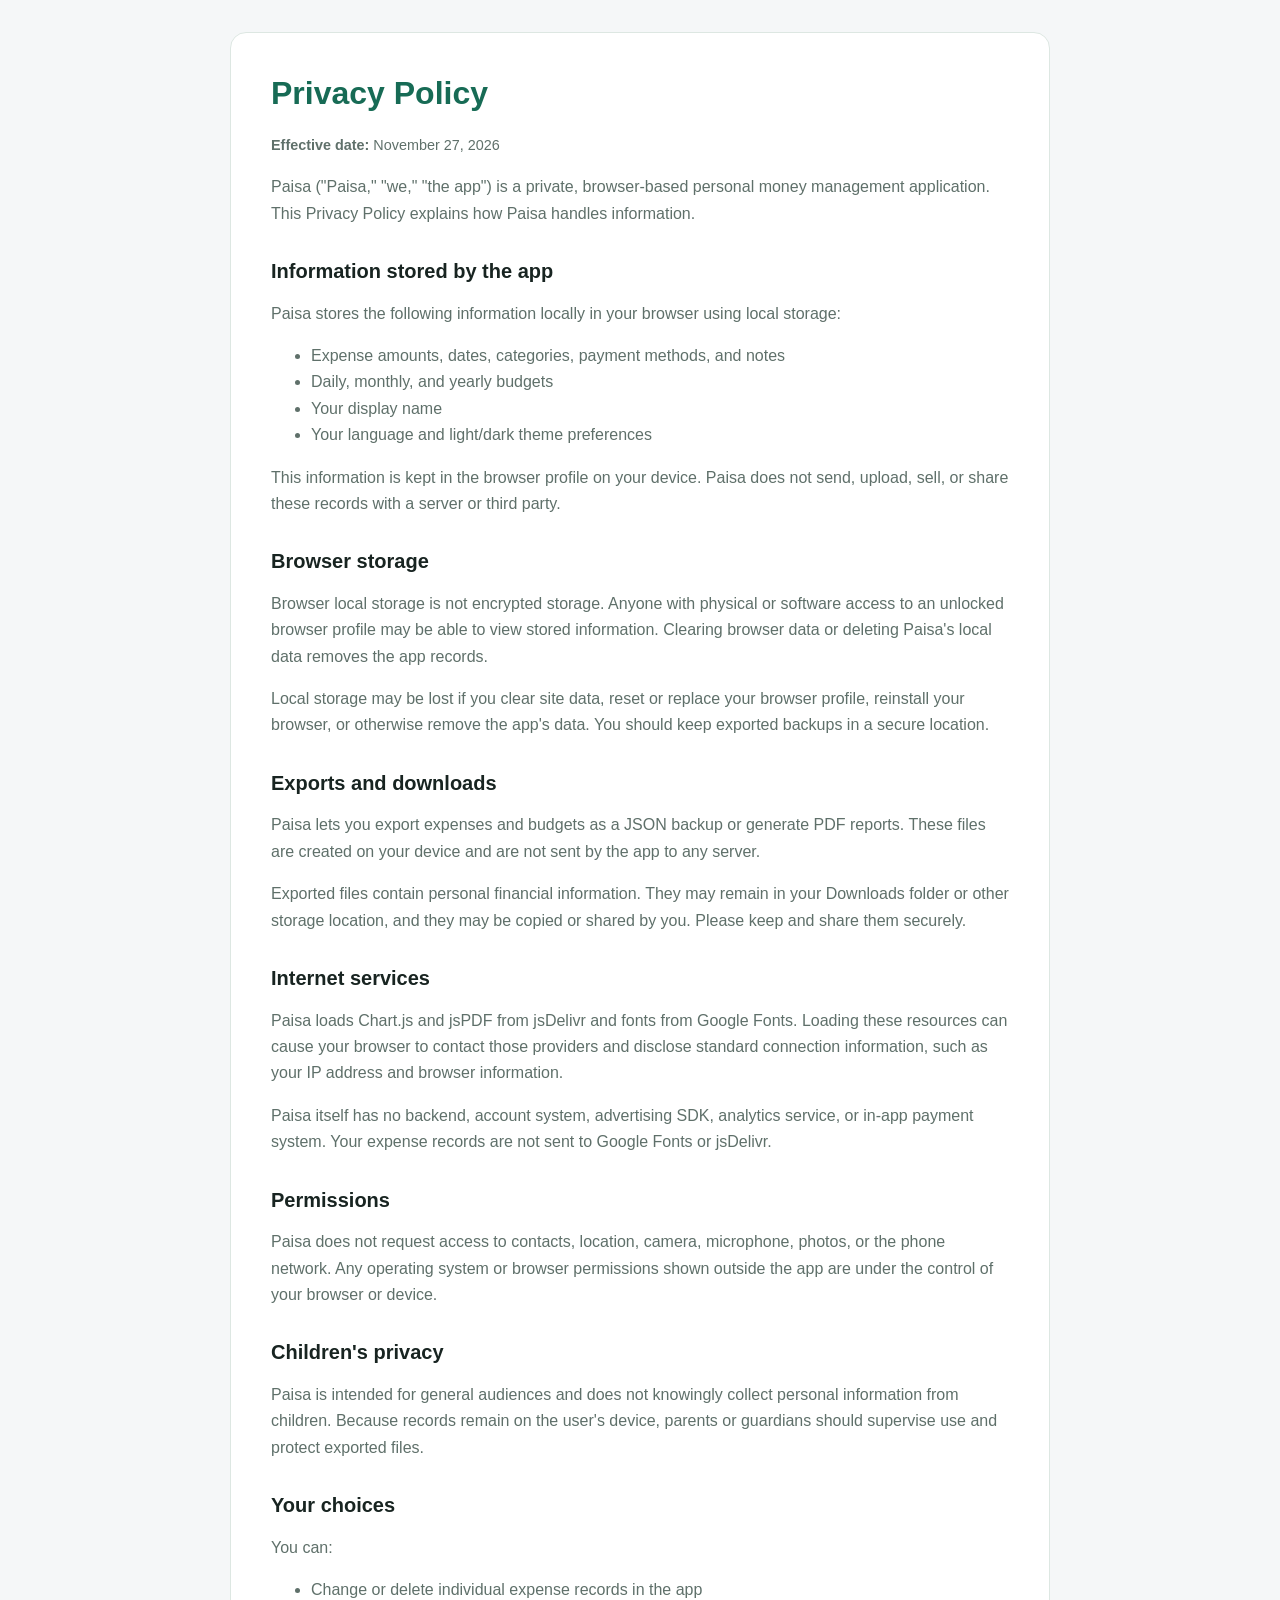
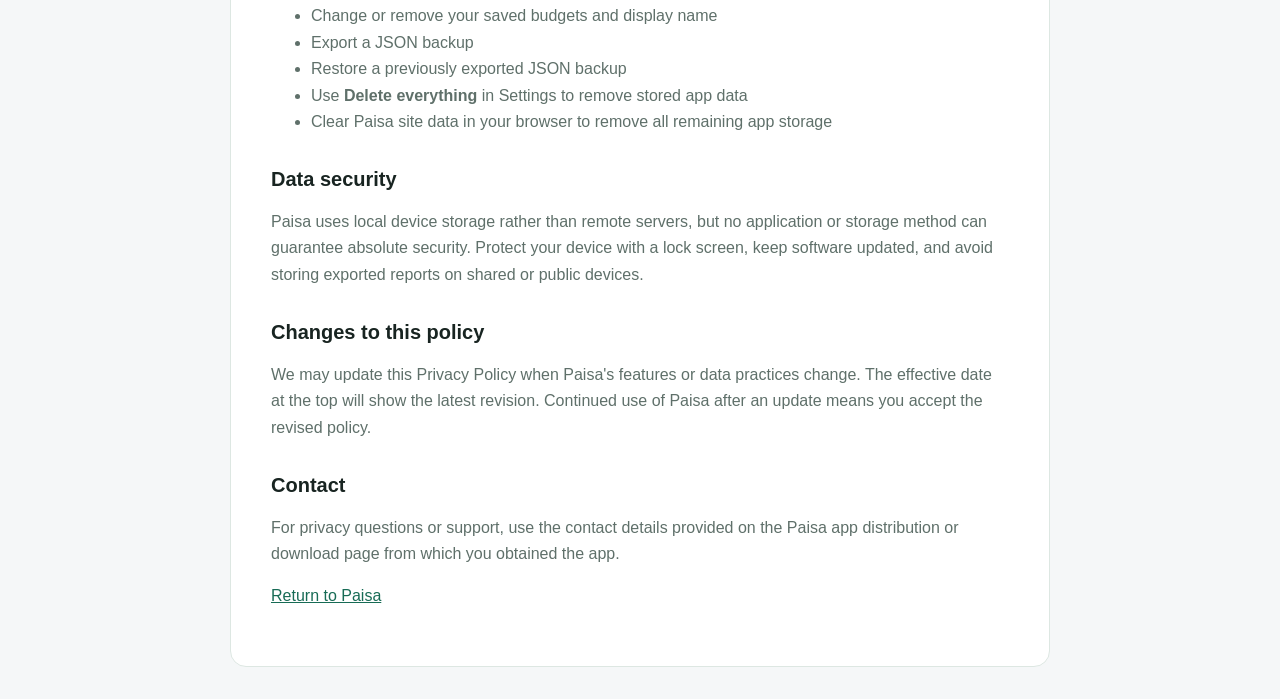
<file: privacy-policy.html>
<!doctype html>
<html lang="en">
<head>
	<meta charset="UTF-8">
	<meta name="viewport" content="width=device-width, initial-scale=1.0">
	<title>Privacy Policy - Paisa</title>
	<style>
		:root { color-scheme: light; --text:#182421; --muted:#5f706a; --green:#176b55; --line:#dde7e2; --surface:#ffffff; --bg:#f5f7f8; }
		* { box-sizing:border-box; }
		body { margin:0; background:var(--bg); color:var(--text); font-family:Arial, sans-serif; line-height:1.65; }
		main { max-width:820px; margin:32px auto; padding:40px; background:var(--surface); border:1px solid var(--line); border-radius:16px; }
		h1,h2 { line-height:1.25; }
		h1 { margin-top:0; color:var(--green); }
		h2 { margin-top:32px; font-size:1.25rem; }
		p,li { color:var(--muted); }
		a { color:var(--green); }
		.updated { font-size:.9rem; }
		@media(max-width:700px) { main { margin:0; border:0; border-radius:0; padding:24px 18px; } }
	</style>
</head>
<body>
	<main>
		<h1>Privacy Policy</h1>
		<p class="updated"><strong>Effective date:</strong> November 27, 2026</p>
		<p>Paisa ("Paisa," "we," "the app") is a private, browser-based personal money management application. This Privacy Policy explains how Paisa handles information.</p>

		<h2>Information stored by the app</h2>
		<p>Paisa stores the following information locally in your browser using local storage:</p>
		<ul>
			<li>Expense amounts, dates, categories, payment methods, and notes</li>
			<li>Daily, monthly, and yearly budgets</li>
			<li>Your display name</li>
			<li>Your language and light/dark theme preferences</li>
		</ul>
		<p>This information is kept in the browser profile on your device. Paisa does not send, upload, sell, or share these records with a server or third party.</p>

		<h2>Browser storage</h2>
		<p>Browser local storage is not encrypted storage. Anyone with physical or software access to an unlocked browser profile may be able to view stored information. Clearing browser data or deleting Paisa's local data removes the app records.</p>
		<p>Local storage may be lost if you clear site data, reset or replace your browser profile, reinstall your browser, or otherwise remove the app's data. You should keep exported backups in a secure location.</p>

		<h2>Exports and downloads</h2>
		<p>Paisa lets you export expenses and budgets as a JSON backup or generate PDF reports. These files are created on your device and are not sent by the app to any server.</p>
		<p>Exported files contain personal financial information. They may remain in your Downloads folder or other storage location, and they may be copied or shared by you. Please keep and share them securely.</p>

		<h2>Internet services</h2>
		<p>Paisa loads Chart.js and jsPDF from jsDelivr and fonts from Google Fonts. Loading these resources can cause your browser to contact those providers and disclose standard connection information, such as your IP address and browser information.</p>
		<p>Paisa itself has no backend, account system, advertising SDK, analytics service, or in-app payment system. Your expense records are not sent to Google Fonts or jsDelivr.</p>

		<h2>Permissions</h2>
		<p>Paisa does not request access to contacts, location, camera, microphone, photos, or the phone network. Any operating system or browser permissions shown outside the app are under the control of your browser or device.</p>

		<h2>Children's privacy</h2>
		<p>Paisa is intended for general audiences and does not knowingly collect personal information from children. Because records remain on the user's device, parents or guardians should supervise use and protect exported files.</p>

		<h2>Your choices</h2>
		<p>You can:</p>
		<ul>
			<li>Change or delete individual expense records in the app</li>
			<li>Change or remove your saved budgets and display name</li>
			<li>Export a JSON backup</li>
			<li>Restore a previously exported JSON backup</li>
			<li>Use <strong>Delete everything</strong> in Settings to remove stored app data</li>
			<li>Clear Paisa site data in your browser to remove all remaining app storage</li>
		</ul>

		<h2>Data security</h2>
		<p>Paisa uses local device storage rather than remote servers, but no application or storage method can guarantee absolute security. Protect your device with a lock screen, keep software updated, and avoid storing exported reports on shared or public devices.</p>

		<h2>Changes to this policy</h2>
		<p>We may update this Privacy Policy when Paisa's features or data practices change. The effective date at the top will show the latest revision. Continued use of Paisa after an update means you accept the revised policy.</p>

		<h2>Contact</h2>
		<p>For privacy questions or support, use the contact details provided on the Paisa app distribution or download page from which you obtained the app.</p>

		<p><a href="index.html">Return to Paisa</a></p>
	</main>
</body>
</html>
</file>
